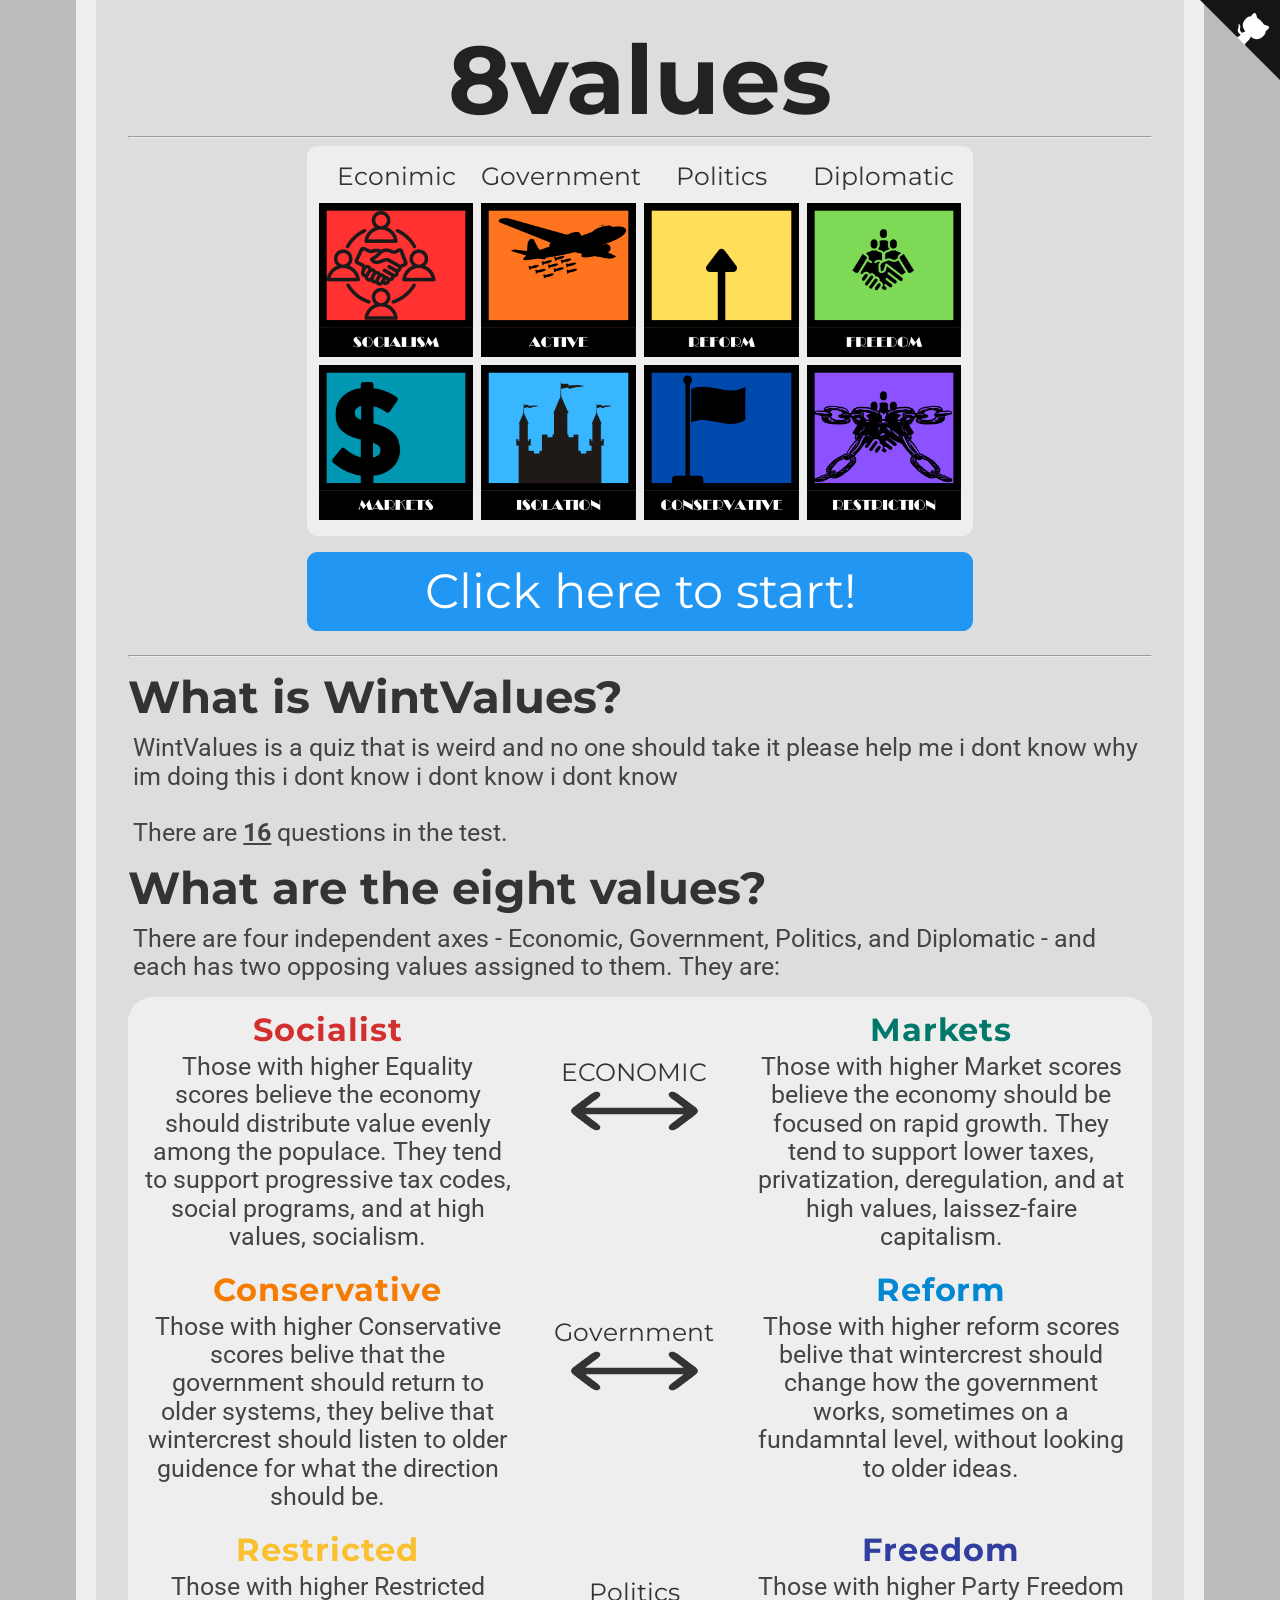
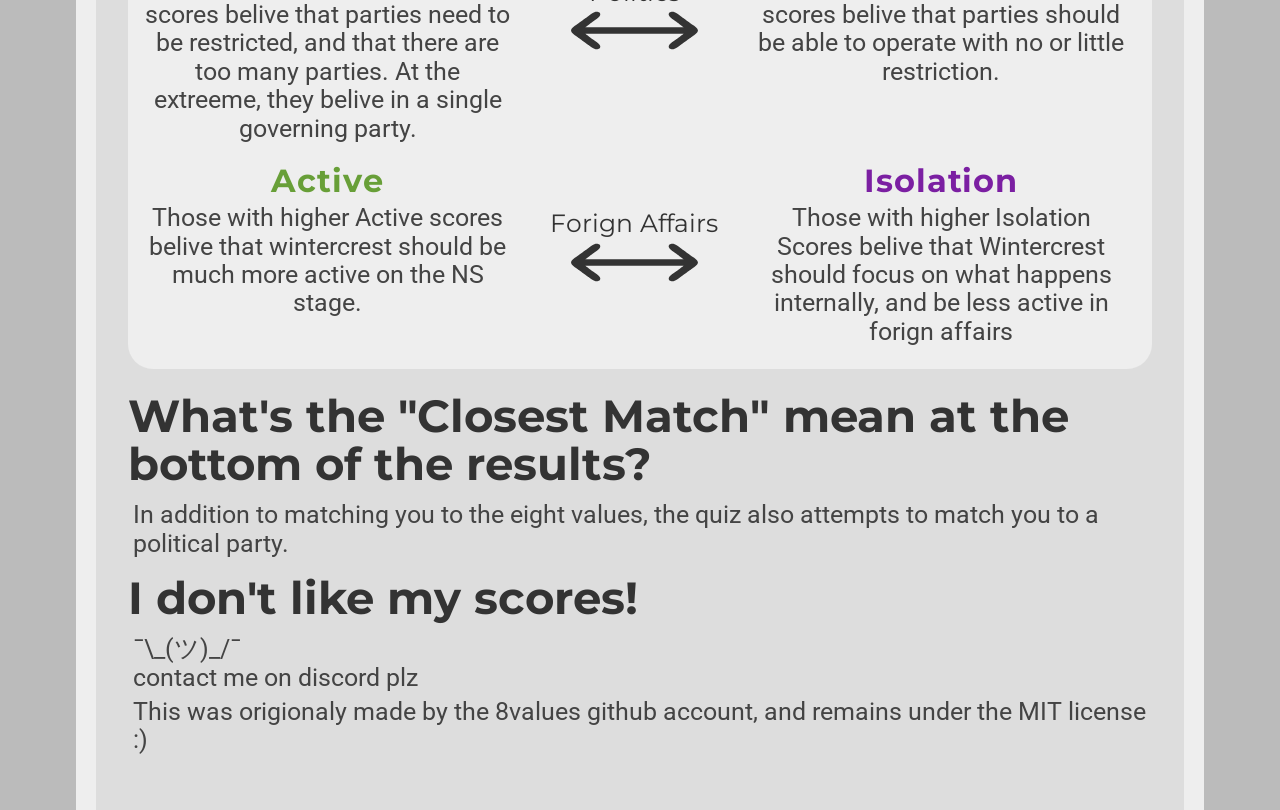
<file: index.html>
<head>
<link href="https://fonts.googleapis.com/css?family=Montserrat:300,400,700|Roboto:400,700" rel="stylesheet">
<link href='style.css' rel='stylesheet' type='text/css'>
<title>8values</title>
<link rel="icon" type="x-icon" href="icon.png">
<link rel="shortcut icon" type="x-icon" href="icon.png">
<meta charset="utf-8">
<script async src="//pagead2.googlesyndication.com/pagead/js/adsbygoogle.js"></script>
<script>
  (adsbygoogle = window.adsbygoogle || []).push({
    google_ad_client: "ca-pub-6511426299019766",
    enable_page_level_ads: true
  });


</script>
</head>
<body>
<a href="https://github.com/8values/8values.github.io" class="github-corner" aria-label="View source on Github"><svg width="80" height="80" viewBox="0 0 250 250" style="fill:#151513; color:#fff; position: absolute; top: 0; border: 0; right: 0;" aria-hidden="true"><path d="M0,0 L115,115 L130,115 L142,142 L250,250 L250,0 Z"></path><path d="M128.3,109.0 C113.8,99.7 119.0,89.6 119.0,89.6 C122.0,82.7 120.5,78.6 120.5,78.6 C119.2,72.0 123.4,76.3 123.4,76.3 C127.3,80.9 125.5,87.3 125.5,87.3 C122.9,97.6 130.6,101.9 134.4,103.2" fill="currentColor" style="transform-origin: 130px 106px;" class="octo-arm"></path><path d="M115.0,115.0 C114.9,115.1 118.7,116.5 119.8,115.4 L133.7,101.6 C136.9,99.2 139.9,98.4 142.2,98.6 C133.8,88.0 127.5,74.4 143.8,58.0 C148.5,53.4 154.0,51.2 159.7,51.0 C160.3,49.4 163.2,43.6 171.4,40.1 C171.4,40.1 176.1,42.5 178.8,56.2 C183.1,58.6 187.2,61.8 190.9,65.4 C194.5,69.0 197.7,73.2 200.1,77.6 C213.8,80.2 216.3,84.9 216.3,84.9 C212.7,93.1 206.9,96.0 205.4,96.6 C205.1,102.4 203.0,107.8 198.3,112.5 C181.9,128.9 168.3,122.5 157.7,114.1 C157.9,116.9 156.7,120.9 152.7,124.9 L141.0,136.5 C139.8,137.7 141.6,141.9 141.8,141.8 Z" fill="currentColor" class="octo-body"></path></svg></a><style>.github-corner:hover .octo-arm{animation:octocat-wave 560ms ease-in-out}@keyframes octocat-wave{0%,100%{transform:rotate(0)}20%,60%{transform:rotate(-25deg)}40%,80%{transform:rotate(10deg)}}@media (max-width:500px){.github-corner:hover .octo-arm{animation:none}.github-corner .octo-arm{animation:octocat-wave 560ms ease-in-out}}</style>
<h1>8values</h1>
<hr>
<div class="center">
    <div class="axis_name quadcolumn">Econimic</div>
    <div class="axis_name quadcolumn">Government</div>
    <div class="axis_name quadcolumn">Politics</div>
    <div class="axis_name quadcolumn">Diplomatic</div>
    <a href="#anchor"><img src="value_icons/Socialism.png" class="quadcolumn"></a>
    <a href="#anchor"><img src="value_icons/Active.png" class="quadcolumn"></a>
    <a href="#anchor"><img src="value_icons/Reform.png" class="quadcolumn"></a>
    <a href="#anchor"><img src="value_icons/Freedom.png" class="quadcolumn"></a>
    <a href="#anchor"><img src="value_icons/markets.png" class="quadcolumn"></a>
    <a href="#anchor"><img src="value_icons/Isolation.png" class="quadcolumn"></a>
    <a href="#anchor"><img src="value_icons/Conservative.png" class="quadcolumn"></a>
    <a href="#anchor"><img src="value_icons/Restriction.png" class="quadcolumn"></a>
</div>
<br>
<button class="button" onclick="location.href='instructions.html';" style="font-size:36pt;">Click here to start!</button>
<br><hr>
<h2>What is WintValues?</h2>
    <p>WintValues is a quiz that is weird and no one should take it please help me i dont know why im doing this i dont know i dont know i dont know<br /><br />
    There are <b><u><span id="numOfQuestions"></span></u></b> questions in the test.</p>

<h2><a id="anchor">What are the eight values?</a></h2>
    <p>There are four independent axes - Economic, Government, Politics, and Diplomatic - and each has two opposing values assigned to them. They are:</p>
    <div class="explanation_bg">
        <div class="spacer">
            <div class="explanation_blurb_left">
                <p class="value"><b style="color:#d32f2f;">Socialist</b></p>
                <p class="blurb-text">
                    Those with higher Equality scores believe the economy should distribute value evenly among the populace. They tend to support progressive tax codes, social programs, and at high values, socialism.
                </p>
            </div>
            <div class="explanation_axis">
                <p class="axis_name">ECONOMIC</p>
                <img class="arrow" src="double_arrow.svg"></img>
            </div>
            <div class="explanation_blurb_right">
                <p class="value"><b style="color:#00796b;">Markets</b></p>
                <p class="blurb-text">
                    Those with higher Market scores believe the economy should be focused on rapid growth. They tend to support lower taxes, privatization, deregulation, and at high values, laissez-faire capitalism.
                </p>
            </div>
        </div>
        <div class="spacer">
            <div class="explanation_blurb_left">
                <p class="value"><b style="color:#f57c00;">Conservative</b></p>
                <p class="blurb-text">
                    Those with higher Conservative scores belive that the government should return to older systems, they belive that wintercrest should listen to older guidence for what the direction should be.
                </p>
            </div>
            <div class="explanation_axis">
                <p class="axis_name">Government</p>
                <img class="arrow" src="double_arrow.svg"></img>
            </div>
            <div class="explanation_blurb_right">
                <p class="value"><b style="color:#0288d1;">Reform</b></p>
                <p class="blurb-text">
                    Those with higher reform scores belive that wintercrest should change how the government works, sometimes on a fundamntal level, without looking to older ideas.
                </p>
            </div>
        </div>
        <div class="spacer">
            <div class="explanation_blurb_left">
                <p class="value"><b style="color:#fbc02d;">Restricted</b></p>
                <p class="blurb-text">
                    Those with higher Restricted scores belive that parties need to be restricted, and that there are too many parties. At the extreeme, they belive in a single governing party.
                </p>
            </div>
            <div class="explanation_axis">
                <p class="axis_name">Politics</p>
                <img class="arrow" src="double_arrow.svg"></img>
            </div>
            <div class="explanation_blurb_right">
                <p class="value"><b style="color:#303f9f;">Freedom</b></p>
                <p class="blurb-text">
                    Those with higher Party Freedom scores belive that parties should be able to operate with no or little restriction.
                </p>
            </div>
        </div>
        <div class="spacer">
            <div class="explanation_blurb_left">
                <p class="value"><b style="color:#689f38;">Active</b></p>
                <p class="blurb-text">
                    Those with higher Active scores belive that wintercrest should be much more active on the NS stage.
                </p>
            </div>
            <div class="explanation_axis">
                <p class="axis_name">Forign Affairs</p>
                <img class="arrow" src="double_arrow.svg"></img>
            </div>
            <div class="explanation_blurb_right">
                <p class="value"><b style="color:#7b1fa2;">Isolation</b></p>
                <p class="blurb-text">
                    Those with higher Isolation Scores belive that Wintercrest should focus on what happens internally, and be less active in forign affairs
                </p>
            </div>
        </div>
        <br/>
    </div>

<h2 style="margin-top: 17pt;">What's the "Closest Match" mean at the bottom of the results?</h2>
    <p>In addition to matching you to the eight values, the quiz also attempts to match you to a political party.</p>
<h2>I don't like my scores!</h2>
    <p>¯\_(ツ)_/¯<br/>
    contact me on discord plz</p>
    <p>This was origionaly made by the 8values github account, and remains under the MIT license :)</p>
<br>

<!-- This is the script for the page itself -->
<script type="application/javascript"src="questions.js"></script>
<script type="text/javascript">
    document.getElementById("numOfQuestions").innerHTML = questions.length;
</script>
</body>
</file>
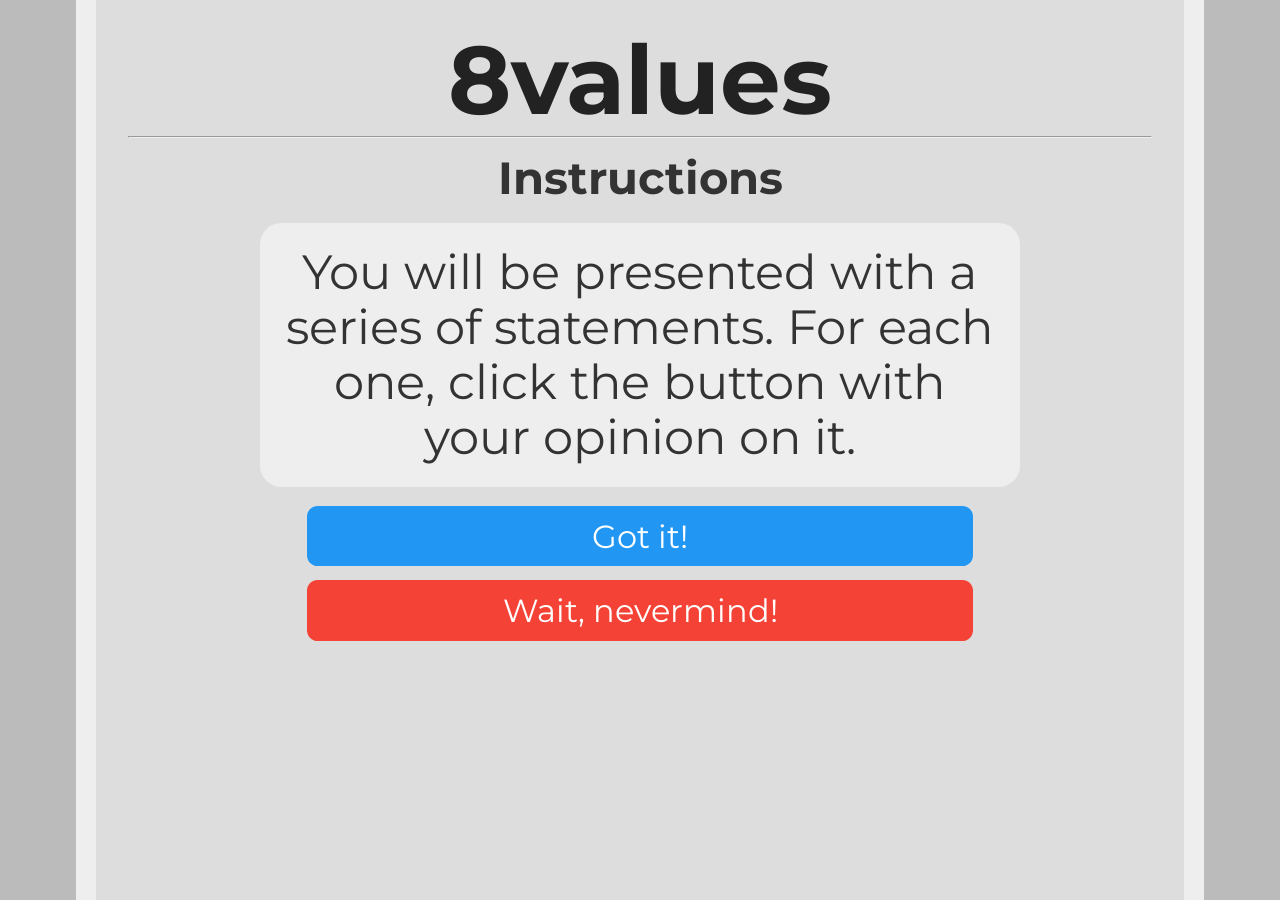
<file: instructions.html>
<head>
<link href="https://fonts.googleapis.com/css?family=Montserrat:300,400,700|Roboto:400,700" rel="stylesheet">
<link href='style.css' rel='stylesheet' type='text/css'>
<title>8values Quiz</title>
<link rel="icon" type="x-icon" href="icon.png">
<link rel="shortcut icon" type="x-icon" href="icon.png">
<meta charset="utf-8">
<script async src="//pagead2.googlesyndication.com/pagead/js/adsbygoogle.js"></script>
<script>
  (adsbygoogle = window.adsbygoogle || []).push({
    google_ad_client: "ca-pub-6511426299019766",
    enable_page_level_ads: true
  });
</script>
</head>
<body>

<h1>8values</h1>
<hr>
<h2 style="text-align:center;">Instructions</h2>
<p class="question">You will be presented with a series of statements. For each one, click the button with your opinion on it.</p>
<button class="button" onclick="location.href='quiz.html';">Got it!</button> <br>
<button class="button disagree" onclick="location.href='index.html';">Wait, nevermind!</button> <br>

<body>
</file>
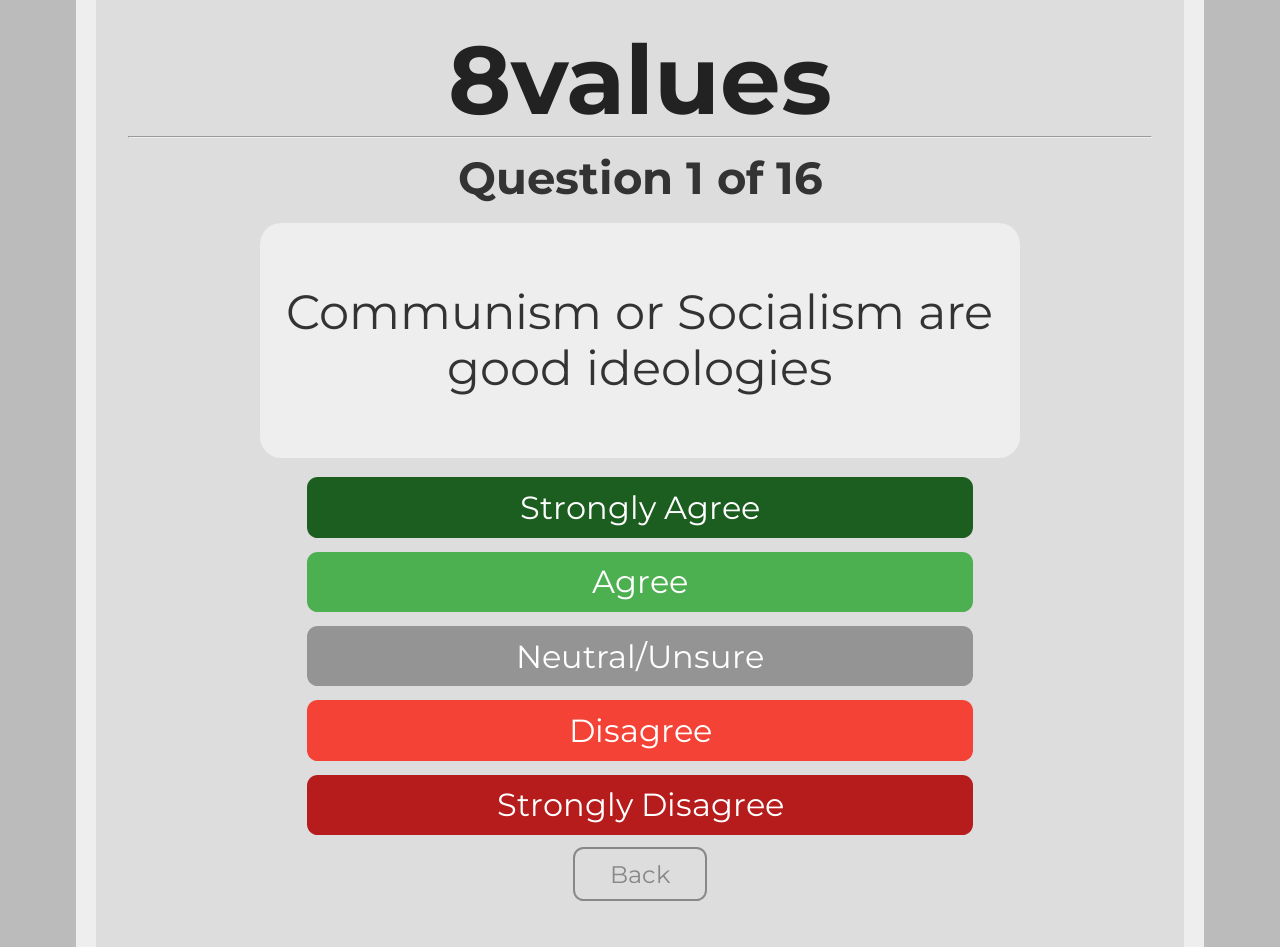
<file: quiz.html>
<head>
<link href="https://fonts.googleapis.com/css?family=Montserrat:300,400,700|Roboto:400,700" rel="stylesheet">
<link href='style.css' rel='stylesheet' type='text/css'>
<title>8values Quiz</title>
<link rel="icon" type="x-icon" href="icon.png">
<link rel="shortcut icon" type="x-icon" href="icon.png">
<meta charset="utf-8">
<script async src="//pagead2.googlesyndication.com/pagead/js/adsbygoogle.js"></script>
<script>
  (adsbygoogle = window.adsbygoogle || []).push({
    google_ad_client: "ca-pub-6511426299019766",
    enable_page_level_ads: true
  });
</script>
</head>
<body>
<script type="application/javascript"
        src="questions.js">
</script>
<h1>8values</h1>
<hr>
<h2 style="text-align:center;" id="question-number">Loading...</h2>
<p class="question" id="question-text"></p>
<button class="button stronglyAgree" onclick="next_question( 1.0)">Strongly Agree</button> <br>
<button class="button agree" onclick="next_question( 0.5)">Agree</button> <br>
<button class="button neutral" onclick="next_question( 0.0)">Neutral/Unsure</button> <br>
<button class="button disagree" onclick="next_question(-0.5)">Disagree</button> <br>
<button class="button stronglyDisagree" onclick="next_question(-1.0)">Strongly Disagree</button> <br>
<button class="small_button" onclick="prev_question()" id="back_button">Back</button>
<button class="small_button_off" id="back_button_off">Back</button><br>

<!-- Website visit statistics - no personal information is collected! -->
<script type="text/javascript">
var sc_project=11325211;
var sc_invisible=1;
var sc_security="fd9f0659";
var scJsHost = (("https:" == document.location.protocol) ?
"https://secure." : "http://www.");
document.write("<sc"+"ript type='text/javascript' src='" +
scJsHost+
"statcounter.com/counter/counter.js'></"+"script>");
</script>
<noscript><div class="statcounter"><a title="web stats"
href="http://statcounter.com/" target="_blank"><img
class="statcounter"
src="//c.statcounter.com/11325211/0/fd9f0659/1/" alt="web
stats"></a></div></noscript>

<!-- JavaScript for the test itself -->
<script>
    var max_econ, max_dipl, max_govt, max_scty; // Max possible scores
    max_econ = max_dipl = max_govt = max_scty = 0;
    let econ_array = new Array(questions.length);
    let dipl_array = new Array(questions.length);
    let govt_array = new Array(questions.length);
    let scty_array = new Array(questions.length);
    var qn = 0; // Question number
    init_question();
    for (var i = 0; i < questions.length; i++) {
        max_econ += Math.abs(questions[i].effect.econ)
        max_dipl += Math.abs(questions[i].effect.dipl)
        max_govt += Math.abs(questions[i].effect.govt)
        max_scty += Math.abs(questions[i].effect.scty)
    }
    function init_question() {
        document.getElementById("question-text").innerHTML = questions[qn].question;
        document.getElementById("question-number").innerHTML = "Question " + (qn + 1) + " of " + (questions.length);
        if (qn == 0) {
            document.getElementById("back_button").style.display = 'none';
            document.getElementById("back_button_off").style.display = 'block';
        } else {
            document.getElementById("back_button").style.display = 'block';
            document.getElementById("back_button_off").style.display = 'none';
        }

    }

    function next_question(mult) {
        econ_array[qn] = mult*questions[qn].effect.econ
        dipl_array[qn] = mult*questions[qn].effect.dipl
        govt_array[qn] = mult*questions[qn].effect.govt
        scty_array[qn] = mult*questions[qn].effect.scty
        qn++;
        if (qn < questions.length) {
            init_question();
        } else {
            results();
        }
    }

    function prev_question() {
        if (qn == 0) {
            return;
        }
        qn--;
        init_question();
    }

    function calc_score(score,max) {
        return (100*(max+score)/(2*max)).toFixed(1)
    }

    function results() {
        let final_econ = econ_array.reduce((a, b) => a + b, 0)
        let final_dipl = dipl_array.reduce((a, b) => a + b, 0)
        let final_govt = govt_array.reduce((a, b) => a + b, 0)
        let final_scty = scty_array.reduce((a, b) => a + b, 0)
        location.href = `results.html`
            + `?e=${calc_score(final_econ,max_econ)}`
            + `&d=${calc_score(final_dipl,max_dipl)}`
            + `&g=${calc_score(final_govt,max_govt)}`
            + `&s=${calc_score(final_scty,max_scty)}`
    }
</script>
</body>
</file>
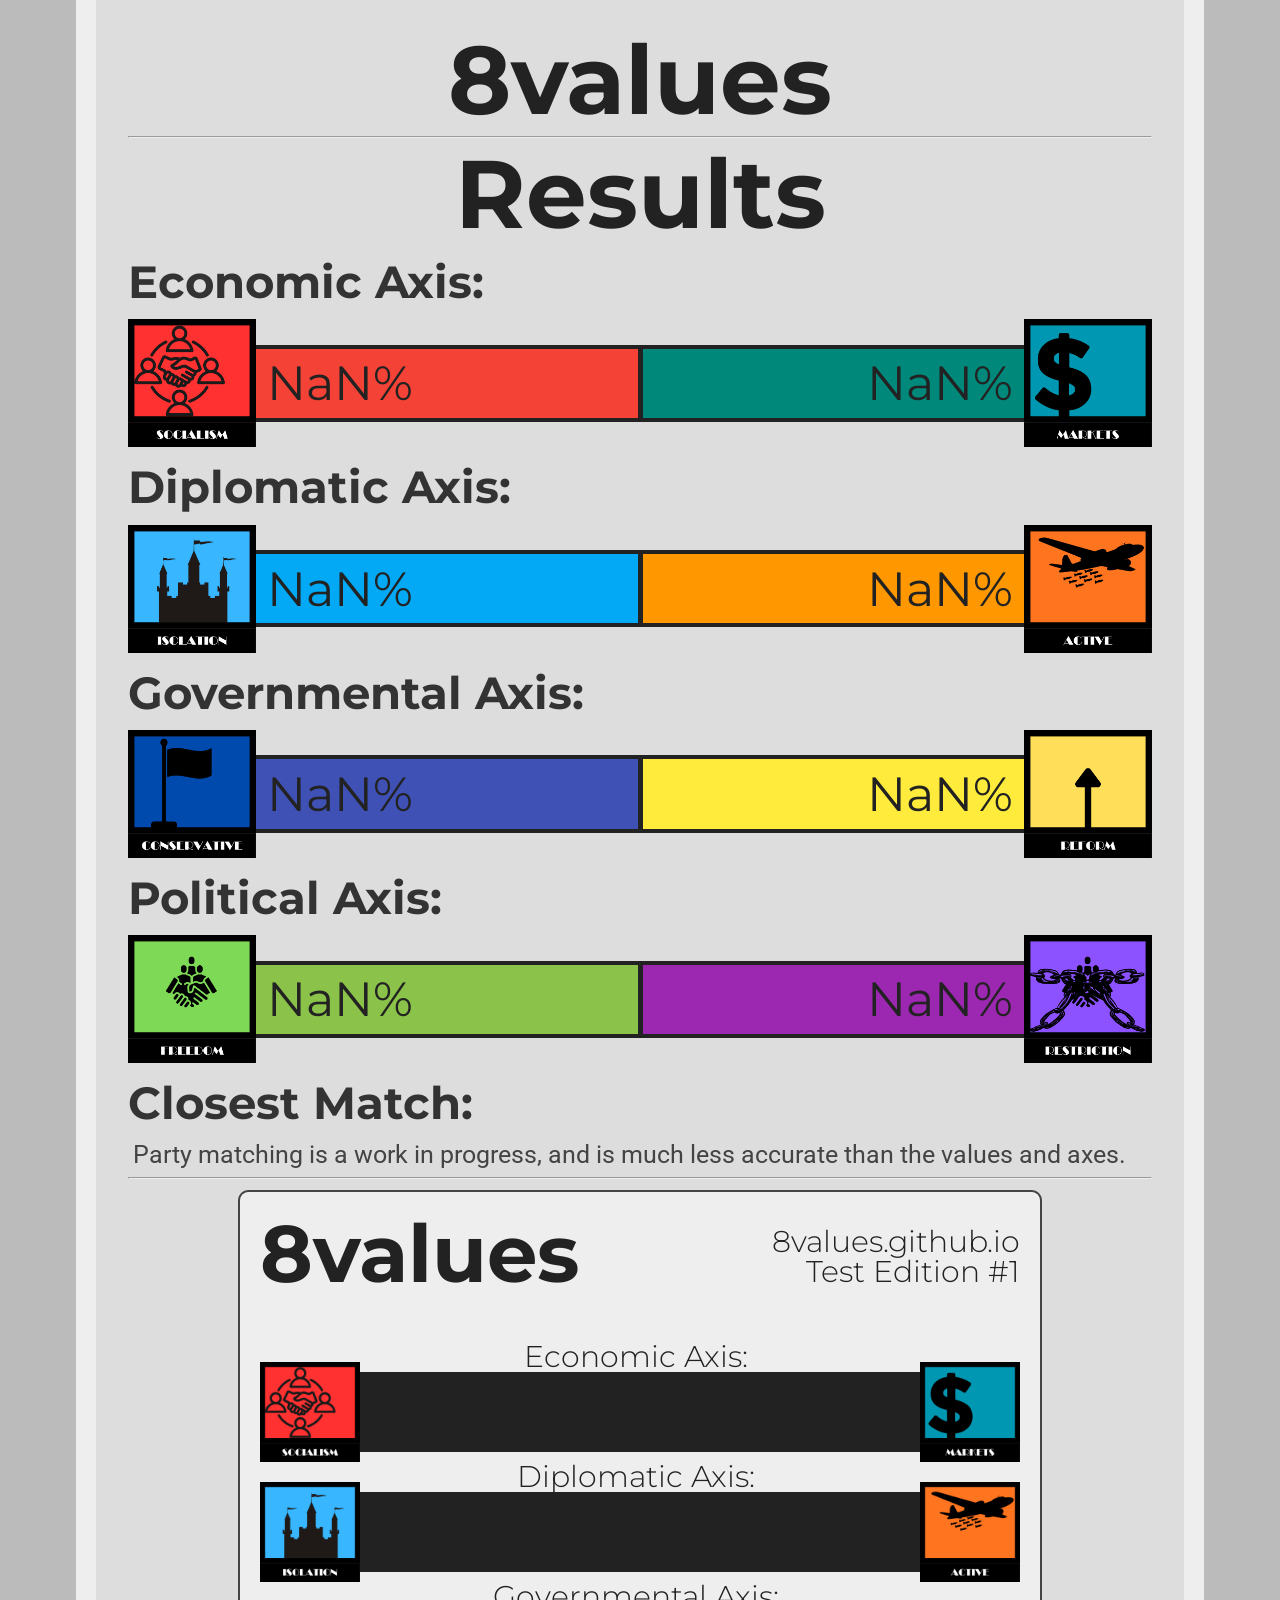
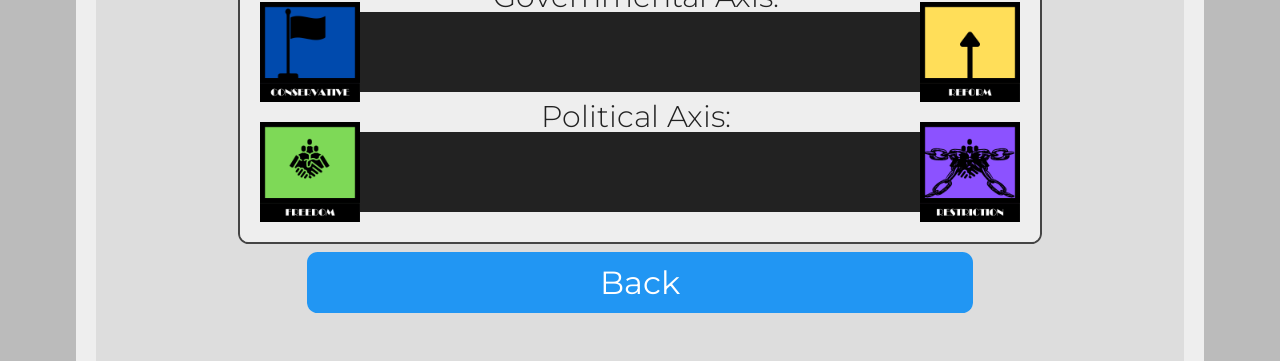
<file: results.html>
<head>
<link href="https://fonts.googleapis.com/css?family=Montserrat:300,400,700|Roboto:400,700" rel="stylesheet">
<link href='style.css' rel='stylesheet' type='text/css'>
<title>8values Results</title>
<link rel="icon" type="x-icon" href="icon.png">
<link rel="shortcut icon" type="x-icon" href="icon.png">
<meta charset="utf-8">
<script>
  version = "Test Edition #1" //Remember to update this before making changes to the test itself!
</script>
</head>
<script type="application/javascript"
        src="ideologies.js">
</script>

<body>
<h1>8values</h1>
<hr>

<h1>Results</h1>

<h2>Economic Axis: <span class="weight-300" id="economic-label"></span></h2>
<div class="axis">
    <img id="img-equality" src="value_icons/Socialism.png" height="128pt"/>
    <div class="bar equality" id="bar-equality"><div class="text-wrapper" id="equality"></div></div>
    <div class="bar wealth" id="bar-wealth"><div class="text-wrapper" id="wealth"></div></div>
    <img id="img-wealth" src="value_icons/markets.png" height="128pt"/>
</div>
<h2>Diplomatic Axis: <span class="weight-300" id="diplomatic-label"></span></h2>
<div class="axis">
    <img id="img-might" src="value_icons/Isolation.png" height="128pt"/>
    <div class="bar might" id="bar-might"><div class="text-wrapper" id="might"></div></div>
    <div class="bar peace" id="bar-peace"><div class="text-wrapper" id="peace"></div></div>
    <img id="img-peace" src="value_icons/Active.png" height="128pt"/>
</div>
<h2>Governmental Axis: <span class="weight-300" id="state-label"></span></h2>
<div class="axis">
    <img id="img-liberty" src="value_icons/Conservative.png" height="128pt"/>
    <div class="bar liberty" id="bar-liberty"><div class="text-wrapper" id="liberty"></div></div>
    <div class="bar authority" id="bar-authority"><div class="text-wrapper" id="authority"></div></div>
    <img id="img-authority" src="value_icons/Reform.png" height="128pt"/>
</div>
<h2>Political Axis: <span class="weight-300" id="society-label"></span></h2>
<div class="axis">
    <img id="img-tradition" src="value_icons/Freedom.png" height="128pt"/>
    <div class="bar tradition" id="bar-tradition"><div class="text-wrapper" id="tradition"></div></div>
    <div class="bar progress" id="bar-progress"><div class="text-wrapper" id="progress"></div></div>
    <img id="img-progress" src="value_icons/Restriction.png" height="128pt"/>
</div>
<h2>Closest Match: <span class="weight-300" id="ideology-label"></span></h2>
<p>Party matching is a work in progress, and is much less accurate than the values and axes.</p>
<hr/>
<img src="" id="banner">
<button class="button" onclick="location.href='index.html';">Back</button> <br>

<script>
    function getQueryVariable(variable)
    {
           var query = window.location.search.substring(1)
           var vars = query.split("&")
           for (var i=0;i<vars.length;i++) {
                   var pair = vars[i].split("=")
                   if(pair[0] == variable) {return pair[1]}
           }
           return(NaN);
    }

    function setBarValue(name, value) {
        innerel = document.getElementById(name)
        outerel = document.getElementById("bar-" + name)
        outerel.style.width = (value + "%")
        innerel.innerHTML = (value + "%")
        if (innerel.offsetWidth + 20 > outerel.offsetWidth) {
            innerel.style.visibility = "hidden"
        }
    }

    econArray = ["Communist","Socialist","Unaligned","Social Democracy","Capitalism"]
    diplArray = ["Hawkish","Active","Unaligned","Internal Focus","Isolationist"]
    govtArray = ["Roll Back","Conservative","Unaligned","Progressive","Reform"]
    sctyArray = ["Unitary","Party Restrictions","Unaligned","Party Freedoms","Fractured"]

    function setLabel(val,ary) {
        if (val > 100) { return "" } else
        if (val > 80) { return ary[0] } else
        if (val > 60) { return ary[1] } else
        if (val > 40) { return ary[2] } else
        if (val >= 20) { return ary[3] } else
        if (val >= 0) { return ary[4] } else
        	{return ""}
    }

    equality  = getQueryVariable("e")
    peace     = getQueryVariable("d")
    liberty   = getQueryVariable("g")
    progress  = getQueryVariable("s")
    wealth    = (100 - equality).toFixed(1)
    might     = (100 - peace   ).toFixed(1)
    authority = (100 - liberty ).toFixed(1)
    tradition = (100 - progress).toFixed(1)

    setBarValue("equality", equality)
    setBarValue("wealth", wealth)
    setBarValue("peace", peace)
    setBarValue("might", might)
    setBarValue("liberty", liberty)
    setBarValue("authority", authority)
    setBarValue("progress", progress)
    setBarValue("tradition", tradition)

    document.getElementById("economic-label").innerHTML = setLabel(equality, econArray)
    document.getElementById("diplomatic-label").innerHTML = setLabel(peace, diplArray)
    document.getElementById("state-label").innerHTML = setLabel(liberty, govtArray)
    document.getElementById("society-label").innerHTML = setLabel(progress, sctyArray)

    ideology = ""
    ideodist = Infinity
    for (var i = 0; i < ideologies.length; i++) {
        dist = 0
        dist += Math.pow(Math.abs(ideologies[i].stats.econ - equality), 2)
        dist += Math.pow(Math.abs(ideologies[i].stats.govt - liberty), 2)
        dist += Math.pow(Math.abs(ideologies[i].stats.dipl - peace), 1.73856063)
        dist += Math.pow(Math.abs(ideologies[i].stats.scty - progress), 1.73856063)
        if (dist < ideodist) {
            ideology = ideologies[i].name
            ideodist = dist
        }
    }
    document.getElementById("ideology-label").innerHTML = ideology

    function createImage(src, x, y, w, h) {
        img = new Image ()
        img.src = src
        img.onLoad = function() {
            ctx.drawImage(img, x, y, w, h)
        }
    }

    window.onload = function() {
        var c = document.createElement("canvas")
        var ctx = c.getContext("2d")
        c.width = 800;
        c.height = 650;
        ctx.fillStyle = "#EEEEEE"
        ctx.fillRect(0,0,800,650);

        img = document.getElementById("img-equality")
        ctx.drawImage(img, 20, 170, 100, 100);
        img = document.getElementById("img-wealth")
        ctx.drawImage(img, 680, 170, 100, 100)
        img = document.getElementById("img-might")
        ctx.drawImage(img, 20, 290, 100, 100)
        img = document.getElementById("img-peace")
        ctx.drawImage(img, 680, 290, 100, 100)
        img = document.getElementById("img-liberty")
        ctx.drawImage(img, 20, 410, 100, 100)
        img = document.getElementById("img-authority")
        ctx.drawImage(img, 680, 410, 100, 100)
        img = document.getElementById("img-tradition")
        ctx.drawImage(img, 20, 530, 100, 100)
        img = document.getElementById("img-progress")
        ctx.drawImage(img, 680, 530, 100, 100)

        ctx.fillStyle="#222222"
        ctx.fillRect(120, 180, 560, 80)
        ctx.fillRect(120, 300, 560, 80)
        ctx.fillRect(120, 420, 560, 80)
        ctx.fillRect(120, 540, 560, 80)
        ctx.fillStyle="#f44336"
        ctx.fillRect(120, 184, 5.6*equality-2, 72)
        ctx.fillStyle="#00897b"
        ctx.fillRect(682-5.6*wealth, 184, 5.6*wealth-2, 72)
        ctx.fillStyle="#ff9800"
        ctx.fillRect(120, 304, 5.6*might-2, 72)
        ctx.fillStyle="#ffeb3b"
        ctx.fillRect(682-5.6*peace, 304, 5.6*peace-2, 72)
        ctx.fillStyle="#ff9800"
        ctx.fillRect(120, 424, 5.6*liberty-2, 72)
        ctx.fillStyle="#8bc34a"
        ctx.fillRect(682-5.6*authority, 424, 5.6*authority-2, 72)
        ctx.fillStyle="#3f51b5"
        ctx.fillRect(120, 544, 5.6*tradition-2, 72)
        ctx.fillStyle="#9c27b0"
        ctx.fillRect(682-5.6*progress, 544, 5.6*progress-2, 72)
        ctx.fillStyle="#222222"
        ctx.font="700 80px Montserrat"
        ctx.textAlign="left"
        ctx.fillText("8values", 20, 90)
        ctx.font="50px Montserrat"
        ctx.fillText(ideology, 20, 140)

        ctx.textAlign="left"
        if (equality  > 30) {ctx.fillText(equality + "%", 130, 237.5)}
        if (might     > 30) {ctx.fillText(might + "%", 130, 357.5)}
        if (liberty   > 30) {ctx.fillText(liberty + "%", 130, 477.5)}
        if (tradition > 30) {ctx.fillText(tradition + "%", 130, 597.5)}
        ctx.textAlign="right"
        if (wealth    > 30) {ctx.fillText(wealth + "%", 670, 237.5)}
        if (peace     > 30) {ctx.fillText(peace + "%", 670, 357.5)}
        if (authority > 30) {ctx.fillText(authority + "%", 670, 477.5)}
        if (progress  > 30) {ctx.fillText(progress + "%", 670, 597.5)}

        ctx.font="300 30px Montserrat"
        ctx.fillText("8values.github.io", 780, 60)
		ctx.fillText(version, 780, 90)
        ctx.textAlign="center"
        ctx.fillText("Economic Axis: " + document.getElementById("economic-label").innerHTML, 400, 175)
        ctx.fillText("Diplomatic Axis: " + document.getElementById("diplomatic-label").innerHTML, 400, 295)
        ctx.fillText("Governmental Axis: " + document.getElementById("state-label").innerHTML, 400, 415)
        ctx.fillText("Political Axis: " + document.getElementById("society-label").innerHTML, 400, 535)

        document.getElementById("banner").src = c.toDataURL();
    }
    </script>
</body>
</file>
<file: style.css>
html {
    background-color: #bbbbbb;
    padding: 0px;
    scroll-behavior: smooth;
}
body {
    width: 80%;
    min-height: calc(100vh - 4em);
    margin: 0 auto;
    padding: 2em;
    background-color: #dddddd;
    border-color: #eeeeee;
    border-left-style: solid;
    border-right-style: solid;
    border-width: 20px;
}
p {
    color: #444444;
    font-family: 'Roboto', sans-serif;
    font-size: 18.5pt;
    line-height: 1.15;
    margin: 4pt;
}

p.value {
    margin-top: 22px;
    margin-bottom: 22px;
    text-indent: -16pt;
    margin-left: 20pt;
    font-size: 24pt;
    line-height: 2.11666656px;
    letter-spacing: 0.03em;
    font-family: 'Montserrat';
}

p.axis_name {
    margin-top: 50px;
    color: #333333;
    font-size: 19pt;
    font-family: 'Montserrat';
}
p.question {
    margin: 16pt auto;
    color: #333333;
    font-family: 'Montserrat', sans-serif;
    font-weight: normal;
    width: 70%;
    min-width: 500pt;
    min-height: 144pt;
    background-color: #eeeeee;
    padding: 16pt;
    border-radius: 16pt;
    font-size: 36pt;
    display: flex;
    justify-content: center;
    align-items: center;
    text-align: center;

}
h1 {
    color: #222222;
    font-family: 'Montserrat', sans-serif;
    font-size: 72pt;
    text-align: center;
    line-height: 72pt;
    margin-top: 0pt;
    margin-bottom: 0pt;
}
h2 {
    color: #333333;
    font-family: 'Montserrat', sans-serif;
    font-size: 34pt;
    line-height: 36pt;
    margin-top: 12pt;
    margin-bottom: 10pt;
}
li {
    font-size: 16pt;
    text-indent: 16pt;
}
a {
    font-family: inherit;
}
div.center {
    background-color: #eeeeee;
    font-family: 'Montserrat', sans-serif;
    border-radius: 8pt;
    padding: 6pt;
    color: white;
    width: 50%;
    min-width: 488pt;
    text-align: center;
    text-decoration: none;
    display: block;
    font-size: 24pt;
    margin: auto;
}
img.quadcolumn {
    width: 23.75%;
    transition: transform .3s;
}
img.quadcolumn:hover {
    transform: scale(1.05);
  }
div.quadcolumn {
    width: 23.75%;
}
div.axis_name {
    color: #333333;
    font-size: 19pt;
    font-family: 'Montserrat';
    display: inline-block;
    padding-bottom: 8.65pt;
}
.spacer {
    display: flex;
}
.spacer > div{
    margin-top: 10px;
    display: inline-block;
    *display: inline; /* For IE7 */
    text-align: center;
}
.button {
    background-color: #2196f3;
    font-family: 'Montserrat', sans-serif;
    border: none;
    border-radius: 8pt;
    color: white;
    padding: 8pt;
    width: 50%;
    min-width: 500pt;
    text-align: center;
    text-decoration: none;
    display: block;
    font-size: 24pt;
    margin: -2px auto;
    cursor: pointer;
}
.button:hover, .button:focus { background: #1687e0; }
.stronglyAgree { background: #1b5e20; }
.stronglyAgree:hover, .stronglyAgree:focus { background: #154a19; }
.agree { background: #4caf50; }
.agree:hover, .agree:focus { background: #29942e; }
.neutral { background: #949494; }
.neutral:hover, .neutral:focus { background: #656565; }
.disagree { background: #f44336; }
.disagree:hover, .disagree:focus { background: #d6271a; }
.stronglyDisagree { background: #b71c1c; }
.stronglyDisagree:hover, .stronglyDisagree:focus { background: #a00e0e; }

.small_button, .small_button_off {
    background-color: #333;
    font-family: 'Montserrat', sans-serif;
    border: none;
    border-radius: 8pt;
    color: white;
    padding: 8pt;
    width: 10%;
    min-width: 100pt;
    text-align: center;
    text-decoration: none;
    display: block;
    font-size: 18pt;
    margin: -2px auto;
    cursor: pointer;
}

.small_button:hover, .small_button:focus {
    background: #222;
}

.small_button_off {
    background-color: #ddd;
    color: #888;
    border: 2px solid #888;
    cursor: not-allowed;
    margin: -4px auto;
}
.arrow {
    width: 60%;
    height: auto;
}
div.explanation_blurb_left {
    vertical-align: top;
    width: 37%;
    margin-left: 1%;
    margin-right: 1%;
}
div.explanation_blurb_right {
    vertical-align: top;
    width: 37%;
    margin-left: 1%;
    margin-right: 1%;
}
div.explanation_axis {
    width: 20.9%;
    vertical-align: top;
}
div.axis {
    width: 100%;
    display: flex;
    align-items: center;
    justify-content: center;
}
div.bar {
    height: 36pt;
    line-height: 36pt;
    padding: 8pt;
    margin-top: 4pt;
    margin-bottom: 4pt;
    border-width: 4px;
    border-right-width: 1px;
    border-top-style: solid;
    border-bottom-style: solid;
    border-color: #222222;
    background-color: #eeeeee;
    display: block;
    width: 50%;
}
div.text-wrapper {
    font-family: 'Montserrat', sans-serif;
    font-size: 36pt;
    line-height: 36pt;
    color: #222222;
    display: inline-block;
}
div.equality {
    background-color: #f44336;
    text-align: left;
    border-right-style: solid;
}
div.wealth {
    background-color: #00897b;
    text-align: right;
    border-left-style: solid;
}
div.liberty {
    background-color: #3f51b5;
    text-align: left;
    border-right-style: solid;
}
div.authority {
    background-color: #ffeb3b;
    text-align: right;
    border-left-style: solid;
}
div.peace {
    background-color: #ff9800;
    text-align: right;
    border-left-style: solid;
}
div.might {
    background-color: #03a9f4;
    text-align: left;
    border-right-style: solid;
}
div.progress {
    background-color: #9c27b0;
    text-align: right;
    border-left-style: solid;
}
div.tradition {
    background-color: #8bc34a;
    text-align: left;
    border-right-style: solid;
}
span.weight-300 {
    font-weight: 300;
}
.explanation_bg {
    background-color: #eeeeee;
    border-radius: 25px;
    margin-top: 15px;
}
#banner {
    border-color: #444444;
    border-style: solid;
    border-width: 2px;
    border-radius: 8pt;
    display: block;
    margin: 8pt;
    margin-left: auto;
    margin-right: auto;
}
</file>
